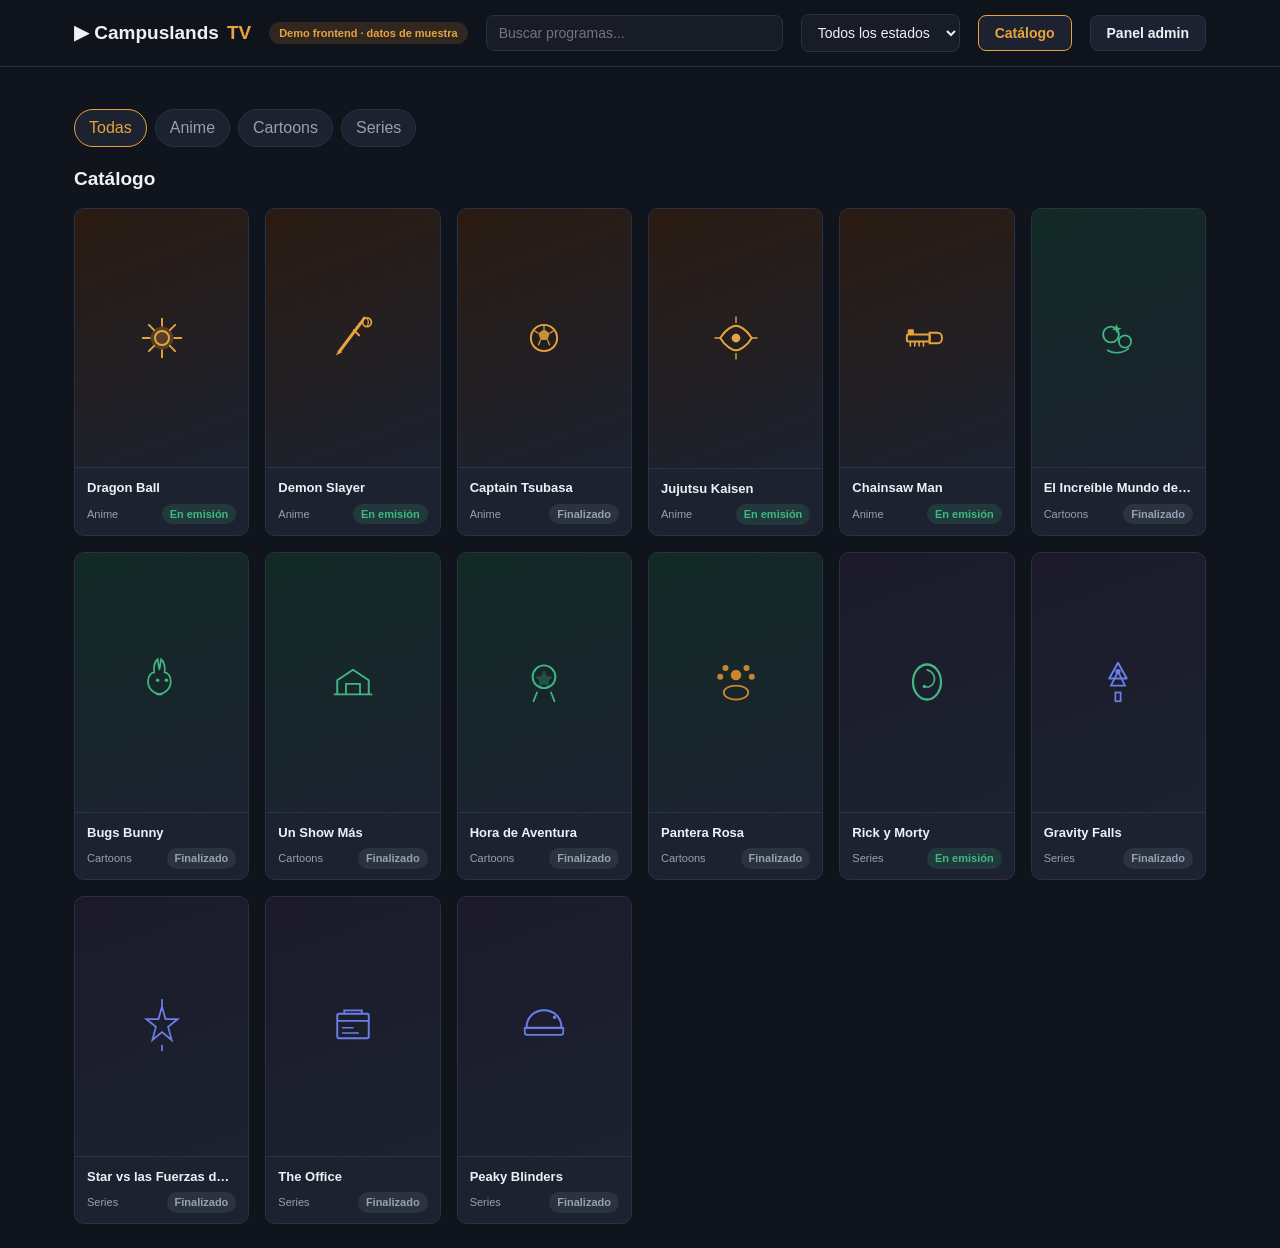
<file: assets/demos/campuslands-tv-demo.html>
<!DOCTYPE html>
<html lang="es">
<head>
<meta charset="UTF-8">
<meta name="viewport" content="width=device-width, initial-scale=1, viewport-fit=cover">
<title>Campuslands TV — Demo</title>
<style>
:root{
  --bg:#10141c;--bg-elevated:#171c27;--bg-card:#1c2230;--border:#2a3142;
  --text:#eef1f6;--text-muted:#96a0b5;--accent:#e8a33d;--accent-dark:#c9862a;
  --ongoing:#3fb87f;--radius:10px;
  padding-top:env(safe-area-inset-top,0px);padding-bottom:env(safe-area-inset-bottom,0px);
}
*{box-sizing:border-box}
html{scroll-padding-top:env(safe-area-inset-top,0px)}
body{margin:0;font-family:"Segoe UI",Roboto,Helvetica,Arial,sans-serif;background:var(--bg);color:var(--text);line-height:1.5}
.container{max-width:1180px;margin:0 auto;padding:0 24px}
header{position:sticky;top:0;z-index:40;background:rgba(16,20,28,.97);border-bottom:1px solid var(--border);padding-top:env(safe-area-inset-top,0px)}
.header-inner{display:flex;align-items:center;gap:18px;padding:14px 24px;max-width:1180px;margin:0 auto;flex-wrap:wrap}
.brand{font-size:19px;font-weight:700;display:flex;align-items:center;gap:8px;white-space:nowrap}
.brand b{color:var(--accent)}
.demo-pill{font-size:11px;background:rgba(232,163,61,.15);color:var(--accent);padding:3px 10px;border-radius:999px;font-weight:600}
.search{flex:1;min-width:160px;display:flex;gap:8px}
input,select,button,textarea{font-family:inherit;font-size:14px}
input,select,textarea{background:var(--bg-elevated);border:1px solid var(--border);color:var(--text);padding:9px 12px;border-radius:8px}
input{flex:1}
button{cursor:pointer;border:none;border-radius:8px;padding:9px 16px;font-weight:600}
.btn-primary{background:var(--accent);color:#1a1204}
.btn-secondary{background:var(--bg-card);color:var(--text);border:1px solid var(--border)}
.btn-secondary.active{border-color:var(--accent);color:var(--accent)}
.btn-icon{background:transparent;border:1px solid var(--border);color:var(--text-muted);padding:7px 10px;font-size:13px}
.btn-icon.active{color:var(--accent);border-color:var(--accent)}
.chips{display:flex;gap:8px;flex-wrap:wrap;margin:18px 0}
.chip{padding:6px 14px;border-radius:999px;border:1px solid var(--border);color:var(--text-muted);font-size:13px;cursor:pointer;background:var(--bg-card);font:inherit}
.chip.active{border-color:var(--accent);color:var(--accent)}
.section-title{font-size:19px;font-weight:700;margin:0 0 14px}
.grid{display:grid;grid-template-columns:repeat(auto-fill,minmax(160px,1fr));gap:16px}
.card{background:var(--bg-card);border:1px solid var(--border);border-radius:var(--radius);overflow:hidden;cursor:pointer;color:inherit;font:inherit;text-align:left}
.poster{aspect-ratio:2/3;display:flex;align-items:center;justify-content:center;font-size:40px;background:var(--bg-elevated);border-bottom:1px solid var(--border)}
.poster.anime{background:linear-gradient(160deg,#2a1b12,#1c2230)}
.poster.cartoons{background:linear-gradient(160deg,#122a26,#1c2230)}
.poster.series{background:linear-gradient(160deg,#1c1a2a,#1c2230)}
.card-body{padding:10px 12px}
.card-title{font-size:13px;font-weight:600;margin:0 0 6px;white-space:nowrap;overflow:hidden;text-overflow:ellipsis}
.meta{display:flex;justify-content:space-between;align-items:center;font-size:11px}
.badge{padding:2px 8px;border-radius:999px;font-weight:600}
.badge.ongoing{background:rgba(63,184,127,.15);color:var(--ongoing)}
.badge.finished{background:rgba(107,114,128,.2);color:var(--text-muted)}
.cat-tag{color:var(--text-muted)}
.hidden{display:none !important}
.overlay{position:fixed;inset:0;background:rgba(0,0,0,.65);display:none;align-items:center;justify-content:center;z-index:100;padding:20px}
.overlay.open{display:flex}
.modal{background:var(--bg-card);border:1px solid var(--border);border-radius:var(--radius);width:100%;max-width:820px;max-height:88vh;overflow-y:auto;padding:22px}
.modal-close{float:right;background:transparent;border:1px solid var(--border);color:var(--text-muted);padding:6px 10px;border-radius:8px}
.hero{display:grid;grid-template-columns:200px 1fr;gap:22px;margin-top:10px}
.hero .poster{border-radius:8px;border:1px solid var(--border)}
.hero h2{margin:0 0 8px;font-size:24px}
.synopsis{color:var(--text-muted);margin:10px 0 16px}
.stars{display:inline-flex;gap:3px;cursor:pointer}
.star{border:0;background:transparent;padding:0;color:var(--border);font-size:19px;line-height:1}
.star.filled{color:var(--accent)}
.ep-row{display:flex;justify-content:space-between;padding:10px 12px;background:var(--bg-elevated);border:1px solid var(--border);border-radius:8px;margin-bottom:7px;font-size:13px}
.cast-grid{display:grid;grid-template-columns:repeat(auto-fill,minmax(90px,1fr));gap:12px;text-align:center}
.avatar{width:56px;height:56px;border-radius:50%;background:var(--bg-elevated);border:1px solid var(--border);display:flex;align-items:center;justify-content:center;margin:0 auto 6px;font-weight:700;color:var(--accent)}
.comment{background:var(--bg-elevated);border:1px solid var(--border);border-radius:8px;padding:10px 12px;margin-bottom:8px;font-size:13px}
.sub{font-size:19px;font-weight:700;margin:22px 0 12px}
/* admin view */
.admin-layout{display:grid;grid-template-columns:200px 1fr;min-height:70vh;border:1px solid var(--border);border-radius:var(--radius);overflow:hidden;margin-top:16px}
.admin-side{background:var(--bg-elevated);border-right:1px solid var(--border);padding:16px 0}
.admin-item{padding:10px 18px;color:var(--text-muted);font-size:13px;border-left:3px solid transparent}
.admin-item.active{color:var(--accent);border-left-color:var(--accent);background:var(--bg-card)}
.admin-main{padding:22px}
.stat-cards{display:grid;grid-template-columns:repeat(auto-fit,minmax(140px,1fr));gap:12px;margin-bottom:20px}
.stat{background:var(--bg-card);border:1px solid var(--border);border-radius:var(--radius);padding:14px}
.stat b{font-size:24px;color:var(--accent);display:block}
.stat span{font-size:12px;color:var(--text-muted)}
table{width:100%;border-collapse:collapse;background:var(--bg-card);border:1px solid var(--border);border-radius:var(--radius);overflow:hidden}
th,td{text-align:left;padding:9px 12px;border-bottom:1px solid var(--border);font-size:12.5px}
th{color:var(--text-muted);background:var(--bg-elevated)}
tr:last-child td{border-bottom:none}
@media(prefers-color-scheme:light){body{background:var(--bg);color:var(--text)}}
@media(max-width:720px){.hero{grid-template-columns:1fr}.admin-layout{grid-template-columns:1fr}}
</style>
</head>
<body>
<header>
  <div class="header-inner">
    <div class="brand">▶ Campuslands <b>TV</b></div>
    <span class="demo-pill">Demo frontend · datos de muestra</span>
    <div class="search"><input id="q" placeholder="Buscar programas..."></div>
    <select id="statusFilter"><option value="">Todos los estados</option><option value="ongoing">En emisión</option><option value="finished">Finalizado</option></select>
    <button class="btn-secondary active" id="tabPublic">Catálogo</button>
    <button class="btn-secondary" id="tabAdmin">Panel admin</button>
  </div>
</header>

<main class="container" id="view-catalog">
  <section style="padding:24px 0">
    <div class="chips" id="chips"></div>
    <h2 class="section-title">Catálogo</h2>
    <div class="grid" id="grid"></div>
  </section>
</main>

<section class="container hidden" id="view-admin" aria-labelledby="adminTitle">
  <h2 class="sub" id="adminTitle">Panel de administración</h2>
  <p style="color:var(--text-muted);max-width:640px">Vista de demostración con datos estáticos. No incluye autenticación, persistencia ni acciones administrativas conectadas.</p>
  <div class="admin-layout">
    <div class="admin-side">
      <div class="admin-item active">Dashboard</div>
      <div class="admin-item">Programas</div>
      <div class="admin-item">Categorías</div>
      <div class="admin-item">Productoras</div>
      <div class="admin-item">Actores</div>
      <div class="admin-item">Personajes</div>
      <div class="admin-item">Episodios</div>
      <div class="admin-item">Usuarios</div>
    </div>
    <div class="admin-main">
      <div class="stat-cards">
        <div class="stat"><b id="statPrograms">0</b><span>Programas de muestra</span></div>
        <div class="stat"><b id="statCategories">0</b><span>Categorías</span></div>
        <div class="stat"><b id="statOngoing">0</b><span>En emisión</span></div>
        <div class="stat"><b id="statFinished">0</b><span>Finalizados</span></div>
      </div>
      <table id="adminTable"></table>
    </div>
  </div>
</section>

<div class="overlay" id="detailOverlay">
  <div class="modal" role="dialog" aria-modal="true" aria-labelledby="detailTitle">
    <button class="modal-close" type="button" onclick="closeDetail()">Cerrar ✕</button>
    <div id="detailBody"></div>
  </div>
</div>

<script>
// iconos originales (dibujos propios en SVG), uno por programa, no son artes oficiales
const SVG_ICONS={
 "Dragon Ball":`<circle cx="32" cy="32" r="13" fill="#e8a33d" opacity=".25"/><circle cx="32" cy="32" r="8" fill="none" stroke="#e8a33d" stroke-width="2.2"/><path d="M32 10v8M32 46v8M10 32h8M46 32h8M17 17l6 6M41 41l6 6M47 17l-6 6M23 41l-6 6" stroke="#e8a33d" stroke-width="2.2" stroke-linecap="round"/>`,
 "Demon Slayer":`<path d="M16 48 L40 16" stroke="#e8a33d" stroke-width="3.4" stroke-linecap="round"/><path d="M12 52l4-6 4 2z" fill="#e8a33d"/><path d="M40 16l5-7" stroke="#e8a33d" stroke-width="3" stroke-linecap="round"/><path d="M33 23l6 6" stroke="#e8a33d" stroke-width="2.4" stroke-linecap="round"/><circle cx="48" cy="14" r="5" fill="none" stroke="#e8a33d" stroke-width="2"/><path d="M48 10c2 1 2 7 0 8" stroke="#e8a33d" stroke-width="1.4" fill="none"/>`,
 "Captain Tsubasa":`<circle cx="32" cy="32" r="15" fill="none" stroke="#e8a33d" stroke-width="2.2"/><path d="M32 22l6.5 4.7-2.5 7.6h-8l-2.5-7.6z" fill="#e8a33d" opacity=".85"/><path d="M32 22V17M38.5 26.7l4.5-3M25.5 26.7L21 23.7M28 34.3l-2.5 6M36 34.3l2.5 6" stroke="#e8a33d" stroke-width="1.4"/>`,
 "Jujutsu Kaisen":`<path d="M14 32c6-10 14-14 18-14s12 4 18 14c-6 10-14 14-18 14s-12-4-18-14z" fill="none" stroke="#e8a33d" stroke-width="2.2"/><circle cx="32" cy="32" r="5" fill="#e8a33d"/><path d="M32 8v6M32 50v6M8 32h6M50 32h6" stroke="#e8a33d" stroke-width="1.6" stroke-linecap="round"/>`,
 "Chainsaw Man":`<rect x="9" y="28" width="26" height="8" rx="1.5" fill="none" stroke="#e8a33d" stroke-width="2.2"/><path d="M13 36v5M18 36v5M23 36v5M28 36v5" stroke="#e8a33d" stroke-width="1.8" stroke-linecap="round"/><path d="M35 26h9a5 5 0 015 5v2a5 5 0 01-5 5h-9z" fill="none" stroke="#e8a33d" stroke-width="2.2"/><rect x="10" y="22" width="7" height="6" rx="1.5" fill="#e8a33d"/>`,
 "El Increíble Mundo de Gumball":`<circle cx="24" cy="28" r="9" fill="none" stroke="#3fb87f" stroke-width="2.2"/><circle cx="40" cy="36" r="7" fill="none" stroke="#3fb87f" stroke-width="2"/><path d="M20 46c6 4 18 4 24-2" stroke="#3fb87f" stroke-width="1.8" fill="none" stroke-linecap="round"/><path d="M30 16l2 4 4 1-4 2-1 4-2-4-4-1 4-2z" fill="#3fb87f"/>`,
 "Bugs Bunny":`<path d="M32 46c-10 0-16-7-16-15 0-6 4-10 7-10-1-6 1-13 4-15 1 5 1 9 2 11 1-2 1-6 2-11 3 2 5 9 4 15 3 0 7 4 7 10 0 8-6 15-16 15z" fill="none" stroke="#3fb87f" stroke-width="2"/><circle cx="27" cy="30" r="2" fill="#3fb87f"/><circle cx="37" cy="30" r="2" fill="#3fb87f"/>`,
 "Un Show Más":`<path d="M14 46V30l18-12 18 12v16" fill="none" stroke="#3fb87f" stroke-width="2.2" stroke-linejoin="round"/><path d="M10 46h44M24 46V34h16v12" fill="none" stroke="#3fb87f" stroke-width="2"/>`,
 "Hora de Aventura":`<circle cx="32" cy="26" r="13" fill="none" stroke="#3fb87f" stroke-width="2.2"/><path d="M32 18l3 7 7 1-5 5 1 7-6-4-6 4 1-7-5-5 7-1z" fill="#3fb87f" opacity=".3"/><path d="M24 44l-4 10M40 44l4 10" stroke="#3fb87f" stroke-width="2" stroke-linecap="round"/>`,
 "Pantera Rosa":`<circle cx="32" cy="24" r="6" fill="#c9862a"/><circle cx="20" cy="16" r="3.4" fill="#c9862a"/><circle cx="44" cy="16" r="3.4" fill="#c9862a"/><circle cx="14" cy="26" r="3.4" fill="#c9862a"/><circle cx="50" cy="26" r="3.4" fill="#c9862a"/><ellipse cx="32" cy="44" rx="14" ry="8" fill="none" stroke="#c9862a" stroke-width="2"/>`,
 "Rick y Morty":`<ellipse cx="32" cy="32" rx="16" ry="20" fill="none" stroke="#3fb87f" stroke-width="2.6"/><path d="M32 18c7 2 10 8 8 14-2 5-7 7-11 5" stroke="#3fb87f" stroke-width="1.8" fill="none" stroke-linecap="round"/><circle cx="29" cy="37" r="2" fill="#3fb87f"/>`,
 "Gravity Falls":`<path d="M32 10l10 18H22z" fill="none" stroke="#6b7fe8" stroke-width="2.2" stroke-linejoin="round"/><path d="M32 20l8 16H24z" fill="none" stroke="#6b7fe8" stroke-width="2"/><rect x="29" y="44" width="6" height="10" fill="none" stroke="#6b7fe8" stroke-width="2"/><circle cx="32" cy="20" r="3" fill="#6b7fe8"/>`,
 "Star vs las Fuerzas del Mal":`<path d="M32 10l4 14h14l-11 9 4 15-11-9-11 9 4-15-11-9h14z" fill="none" stroke="#6b7fe8" stroke-width="2"/><path d="M32 2v6M32 54v6" stroke="#6b7fe8" stroke-width="2" stroke-linecap="round"/>`,
 "The Office":`<rect x="14" y="18" width="36" height="28" rx="2" fill="none" stroke="#6b7fe8" stroke-width="2.2"/><path d="M14 26h36M22 18v-4h20v4" fill="none" stroke="#6b7fe8" stroke-width="2"/><path d="M20 34h12M20 40h18" stroke="#6b7fe8" stroke-width="1.8" stroke-linecap="round"/>`,
 "Peaky Blinders":`<path d="M12 34c0-12 9-20 20-20s20 8 20 20H12z" fill="none" stroke="#6b7fe8" stroke-width="2.2" stroke-linejoin="round"/><path d="M10 34h44v5a3 3 0 01-3 3H13a3 3 0 01-3-3z" fill="none" stroke="#6b7fe8" stroke-width="2"/><circle cx="44" cy="22" r="2" fill="#6b7fe8"/>`
}
function posterIcon(title){
  const inner=SVG_ICONS[title]||`<circle cx="32" cy="32" r="16" fill="none" stroke="#96a0b5" stroke-width="2"/>`
  return `<svg width="56" height="56" viewBox="0 0 64 64" xmlns="http://www.w3.org/2000/svg">${inner}</svg>`
}
const shows=[
 {t:"Dragon Ball",c:"Anime",s:"ongoing",syn:"Las aventuras de Goku desde su infancia mientras entrena artes marciales y busca las esferas del dragón.",cast:["Son Goku","Bulma","Krilin"]},
 {t:"Demon Slayer",c:"Anime",s:"ongoing",syn:"Tanjiro se convierte en cazador de demonios para salvar a su hermana y vengar a su familia.",cast:["Tanjiro","Nezuko","Zenitsu"]},
 {t:"Captain Tsubasa",c:"Anime",s:"finished",syn:"Tsubasa Oozora persigue su sueño de convertirse en una estrella mundial del fútbol.",cast:["Tsubasa","Genzo","Taro"]},
 {t:"Jujutsu Kaisen",c:"Anime",s:"ongoing",syn:"Yuji Itadori se involucra en el mundo de la hechicería tras tragar un dedo maldito.",cast:["Yuji","Megumi","Nobara"]},
 {t:"Chainsaw Man",c:"Anime",s:"ongoing",syn:"Denji fusiona su destino con el demonio motosierra para convertirse en cazador de demonios.",cast:["Denji","Power","Aki"]},
 {t:"El Increíble Mundo de Gumball",c:"Cartoons",s:"finished",syn:"Gumball Watterson y su familia viven aventuras disparatadas en la ciudad de Elmore.",cast:["Gumball","Darwin","Anais"]},
 {t:"Bugs Bunny",c:"Cartoons",s:"finished",syn:"El astuto conejo se enfrenta a sus rivales con humor e ingenio en cortos clásicos.",cast:["Bugs Bunny","Elmer","Lola"]},
 {t:"Un Show Más",c:"Cartoons",s:"finished",syn:"Mordecai y Rigby, empleados de un parque, viven situaciones absurdas que escalan a lo extraordinario.",cast:["Mordecai","Rigby","Benson"]},
 {t:"Hora de Aventura",c:"Cartoons",s:"finished",syn:"Finn y Jake exploran la Tierra de Ooo viviendo aventuras mágicas.",cast:["Finn","Jake","Princesa Chicle"]},
 {t:"Pantera Rosa",c:"Cartoons",s:"finished",syn:"La Pantera Rosa protagoniza cortos de comedia muda llenos de situaciones ingeniosas.",cast:["Pantera Rosa"]},
 {t:"Rick y Morty",c:"Series",s:"ongoing",syn:"El científico Rick Sánchez arrastra a su nieto Morty a viajes interdimensionales caóticos.",cast:["Rick","Morty","Summer"]},
 {t:"Gravity Falls",c:"Series",s:"finished",syn:"Dipper y Mabel pasan el verano con su tío en un pueblo lleno de misterios paranormales.",cast:["Dipper","Mabel","Stan"]},
 {t:"Star vs las Fuerzas del Mal",c:"Series",s:"finished",syn:"La princesa Star Butterfly llega a la Tierra con una varita mágica y vive junto a Marco.",cast:["Star","Marco"]},
 {t:"The Office",c:"Series",s:"finished",syn:"Falso documental sobre la vida cotidiana de los empleados de una empresa de papel.",cast:["Michael","Jim","Pam"]},
 {t:"Peaky Blinders",c:"Series",s:"finished",syn:"La familia Shelby lidera una banda criminal en la Birmingham de la posguerra.",cast:["Thomas Shelby","Arthur","Alfie"]}
]
const favs=new Set(),ratings={},comments={}
let filters={q:"",cat:"",status:""}

function renderChips(){
  const cats=["Anime","Cartoons","Series"]
  document.getElementById("chips").innerHTML=`<button type="button" class="chip active" aria-pressed="true" data-c="">Todas</button>`+cats.map(c=>`<button type="button" class="chip" aria-pressed="false" data-c="${c}">${c}</button>`).join("")
  document.querySelectorAll(".chip").forEach(ch=>ch.onclick=()=>{
    document.querySelectorAll(".chip").forEach(c=>{c.classList.remove("active");c.setAttribute("aria-pressed","false")});ch.classList.add("active");ch.setAttribute("aria-pressed","true")
    filters.cat=ch.dataset.c;renderGrid()
  })
}
function renderGrid(){
  const list=shows.filter(s=>(!filters.cat||s.c===filters.cat)&&(!filters.status||s.s===filters.status)&&(!filters.q||s.t.toLowerCase().includes(filters.q.toLowerCase())))
  const grid=document.getElementById("grid")
  if(!list.length){grid.innerHTML=`<p style="color:var(--text-muted)">No se encontraron programas con esos filtros</p>`;return}
  grid.innerHTML=list.map(s=>`
    <div class="card" role="button" tabindex="0" aria-haspopup="dialog" onclick="openDetail('${s.t.replace(/'/g,"\\'")}')">
      <div class="poster ${s.c.toLowerCase()}">${posterIcon(s.t)}</div>
      <div class="card-body">
        <p class="card-title">${s.t}</p>
        <div class="meta"><span class="cat-tag">${s.c}</span><span class="badge ${s.s}">${s.s==="ongoing"?"En emisión":"Finalizado"}</span></div>
      </div>
    </div>`).join("")
  grid.querySelectorAll(".card").forEach(card=>card.addEventListener("keydown",event=>{
    if(event.key==="Enter"||event.key===" "){event.preventDefault();card.click()}
  }))
}
function openDetail(title){
  const s=shows.find(x=>x.t===title)
  const avg=ratings[title]||0
  document.getElementById("detailBody").innerHTML=`
    <div class="hero">
      <div class="poster ${s.c.toLowerCase()}">${posterIcon(s.t).replace('width="56" height="56"','width="88" height="88"')}</div>
      <div>
        <h2 id="detailTitle">${s.t}</h2>
        <div style="display:flex;gap:10px;align-items:center;margin-bottom:8px">
          <span class="badge ${s.s}">${s.s==="ongoing"?"En emisión":"Finalizado"}</span>
          <span class="cat-tag">${s.c}</span>
        </div>
        <p class="synopsis">${s.syn}</p>
        <button class="btn-icon ${favs.has(title)?"active":""}" onclick="toggleFav('${title.replace(/'/g,"\\'")}')">${favs.has(title)?"♥ En favoritos":"♡ Agregar a favoritos"}</button>
        <div style="margin-top:14px">
          <p style="color:var(--text-muted);margin-bottom:4px">Calificación: ${avg.toFixed(1)} / 5</p>
          <div class="stars" aria-label="Calificación: ${avg.toFixed(1)} de 5">${[1,2,3,4,5].map(n=>`<button type="button" class="star ${n<=Math.round(avg)?"filled":""}" aria-label="Calificar ${n} de 5" aria-pressed="${ratings[title]===n}" onclick="rate('${title.replace(/'/g,"\\'")}',${n})">★</button>`).join("")}</div>
        </div>
      </div>
    </div>
    <h3 class="sub" style="font-size:16px">Episodios</h3>
    <div class="ep-row"><span><b style="color:var(--accent)">#1</b> Episodio piloto</span><span style="color:var(--text-muted)">24 min</span></div>
    <div class="ep-row"><span><b style="color:var(--accent)">#2</b> Segundo episodio</span><span style="color:var(--text-muted)">24 min</span></div>
    <h3 class="sub" style="font-size:16px">Personajes y actores</h3>
    <div class="cast-grid">${s.cast.map(n=>`<div><div class="avatar">${n[0]}</div><div style="font-size:12px">${n}</div></div>`).join("")}</div>
    <h3 class="sub" style="font-size:16px">Comentarios</h3>
    <textarea id="commentInput" rows="2" style="width:100%" placeholder="Escribe un comentario..."></textarea>
    <button class="btn-primary" style="margin-top:8px" onclick="addComment('${title.replace(/'/g,"\\'")}')">Comentar</button>
    <div id="commentsList" style="margin-top:12px">${(comments[title]||[]).map(c=>`<div class="comment">${escapeHTML(c)}</div>`).join("")||'<p style="color:var(--text-muted)">Sé el primero en comentar</p>'}</div>
  `
  document.getElementById("detailOverlay").classList.add("open")
}
function closeDetail(){document.getElementById("detailOverlay").classList.remove("open")}
function escapeHTML(value){return value.replace(/[&<>"']/g,char=>({"&":"&amp;","<":"&lt;",">":"&gt;",'"':"&quot;","'":"&#39;"}[char]))}
function toggleFav(t){favs.has(t)?favs.delete(t):favs.add(t);openDetail(t)}
function rate(t,n){ratings[t]=n;openDetail(t)}
function addComment(t){
  const el=document.getElementById("commentInput");const v=el.value.trim()
  if(!v)return
  comments[t]=comments[t]||[];comments[t].unshift(v);openDetail(t)
}
document.getElementById("q").addEventListener("input",e=>{filters.q=e.target.value;renderGrid()})
document.getElementById("statusFilter").addEventListener("change",e=>{filters.status=e.target.value;renderGrid()})
document.getElementById("detailOverlay").addEventListener("click",event=>{if(event.target===event.currentTarget)closeDetail()})
document.addEventListener("keydown",event=>{if(event.key==="Escape")closeDetail()})
document.getElementById("tabPublic").onclick=()=>{
  document.getElementById("view-catalog").classList.remove("hidden")
  document.getElementById("view-admin").classList.add("hidden")
  document.getElementById("tabPublic").classList.add("active")
  document.getElementById("tabAdmin").classList.remove("active")
}
document.getElementById("tabAdmin").onclick=()=>{
  document.getElementById("view-admin").classList.remove("hidden")
  document.getElementById("view-catalog").classList.add("hidden")
  document.getElementById("tabAdmin").classList.add("active")
  document.getElementById("tabPublic").classList.remove("active")
}
document.getElementById("adminTable").innerHTML=`
  <tr><th>Título</th><th>Estado</th><th>Categoría</th><th>Modo</th></tr>
  ${shows.map(s=>`<tr><td>${s.t}</td><td>${s.s==="ongoing"?"En emisión":"Finalizado"}</td><td>${s.c}</td><td>Solo lectura</td></tr>`).join("")}
`
document.getElementById("statPrograms").textContent=shows.length
document.getElementById("statCategories").textContent=new Set(shows.map(show=>show.c)).size
document.getElementById("statOngoing").textContent=shows.filter(show=>show.s==="ongoing").length
document.getElementById("statFinished").textContent=shows.filter(show=>show.s==="finished").length
renderChips();renderGrid()
</script>
</body>
</html>
</file>
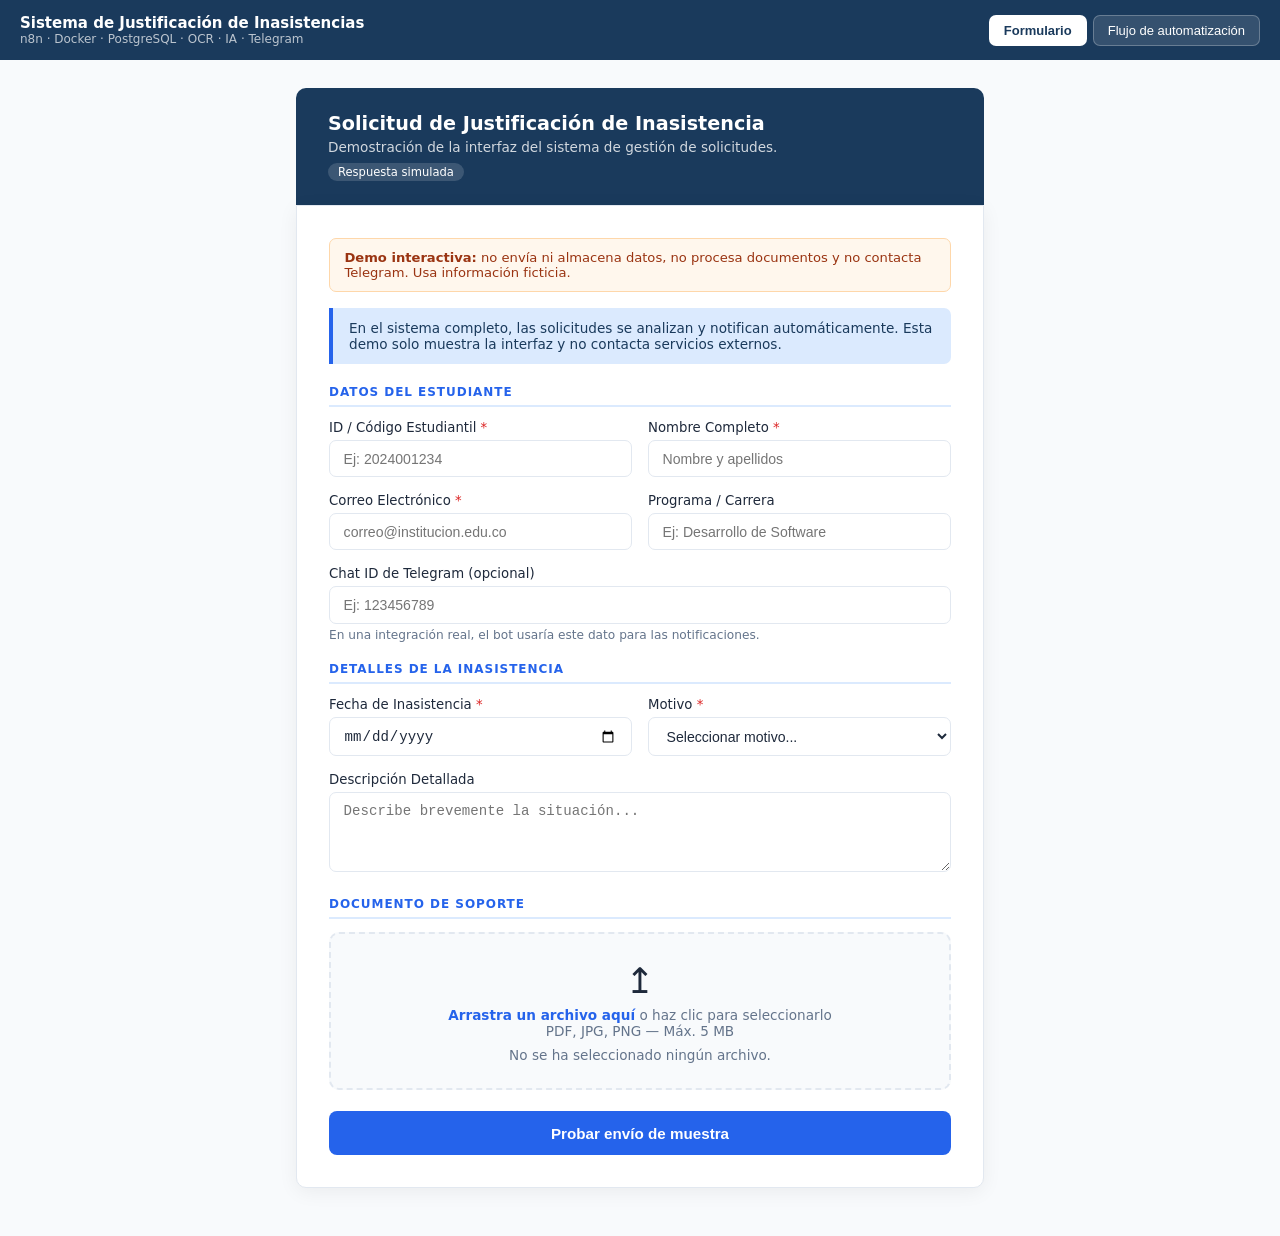
<file: assets/demos/justificacion-inasistencias-demo.html>
<!DOCTYPE html>
<html lang="es">
<head>
<meta charset="UTF-8">
<meta name="viewport" content="width=device-width, initial-scale=1, viewport-fit=cover">
<title>Sistema de Justificación de Inasistencias — Demo</title>
<style>
:root{
  --primary:#1a3a5c;--accent:#2563eb;--accent-light:#dbeafe;--success:#16a34a;--error:#dc2626;--warning:#d97706;
  --bg:#f8fafc;--card:#ffffff;--border:#e2e8f0;--text:#1e293b;--muted:#64748b;--radius:10px;
  padding-top:env(safe-area-inset-top,0px);padding-bottom:env(safe-area-inset-bottom,0px);
}
*{box-sizing:border-box;margin:0;padding:0}
body{font-family:"Segoe UI",system-ui,sans-serif;background:var(--bg);color:var(--text);min-height:100vh}
.topbar{background:var(--primary);color:#fff;padding:14px 20px;padding-top:calc(14px + env(safe-area-inset-top,0px));display:flex;justify-content:space-between;align-items:center;flex-wrap:wrap;gap:10px}
.topbar .brand{font-weight:700;font-size:15px}
.topbar .brand span{opacity:.7;font-weight:400;font-size:12px;display:block}
.tabs{display:flex;gap:6px}
.tab-btn{background:rgba(255,255,255,.12);color:#fff;border:1px solid rgba(255,255,255,.25);padding:7px 14px;border-radius:7px;font-size:13px;cursor:pointer}
.tab-btn.active{background:#fff;color:var(--primary);font-weight:600}
.wrap{max-width:720px;margin:0 auto;padding:28px 16px 48px}
header.form-head{background:var(--primary);color:#fff;padding:1.5rem 2rem;border-radius:var(--radius) var(--radius) 0 0}
header.form-head h1{font-size:1.2rem;font-weight:600}
header.form-head p{font-size:.85rem;opacity:.8;margin-top:4px}
.badge{display:inline-block;background:rgba(255,255,255,.15);padding:2px 10px;border-radius:20px;font-size:.72rem;margin-top:8px}
.card{background:var(--card);border:1px solid var(--border);border-radius:0 0 var(--radius) var(--radius);padding:2rem;box-shadow:0 4px 20px rgba(0,0,0,.06)}
.info-banner{background:var(--accent-light);border-left:4px solid var(--accent);padding:.75rem 1rem;border-radius:0 7px 7px 0;font-size:.85rem;color:var(--primary);margin:0 0 1rem}
.demo-notice{background:#fff7ed;border:1px solid #fed7aa;border-radius:7px;padding:.7rem .9rem;font-size:.82rem;color:#9a3412;margin-bottom:1rem}
.section-title{font-size:.75rem;font-weight:600;text-transform:uppercase;letter-spacing:.08em;color:var(--accent);margin:1.3rem 0 .8rem;padding-bottom:6px;border-bottom:2px solid var(--accent-light)}
.form-row{display:grid;grid-template-columns:1fr 1fr;gap:1rem}
.form-group{margin-bottom:1rem}
label{display:block;font-size:.83rem;font-weight:500;margin-bottom:5px}
.required::after{content:" *";color:var(--error)}
input,select,textarea{width:100%;padding:.6rem .85rem;border:1px solid var(--border);border-radius:7px;font-size:.88rem;color:var(--text);background:#fff;outline:none}
input:focus,select:focus,textarea:focus{border-color:var(--accent);box-shadow:0 0 0 3px rgba(37,99,235,.12)}
textarea{resize:vertical;min-height:80px}
.upload-area{display:block;border:2px dashed var(--border);border-radius:var(--radius);padding:1.6rem;text-align:center;background:var(--bg);cursor:pointer}
.upload-area.dragover{border-color:var(--accent);background:var(--accent-light)}
.file-input{position:absolute;width:1px;height:1px;padding:0;margin:-1px;overflow:hidden;clip:rect(0,0,0,0);white-space:nowrap;border:0}
.file-status{font-size:.8rem;color:var(--muted);margin-top:8px}
.upload-icon{font-size:2.2rem;margin-bottom:6px}
.upload-area p{font-size:.85rem;color:var(--muted)}
.upload-area strong{color:var(--accent)}
.hint{font-size:.76rem;color:var(--muted);margin-top:4px}
.submit-btn{width:100%;padding:.85rem;background:var(--accent);color:#fff;border:none;border-radius:8px;font-size:.95rem;font-weight:600;cursor:pointer;margin-top:1.3rem;display:flex;align-items:center;justify-content:center;gap:8px}
.submit-btn:disabled{background:#93c5fd}
.spinner{display:none;width:16px;height:16px;border:2px solid rgba(255,255,255,.4);border-top-color:#fff;border-radius:50%;animation:spin .7s linear infinite}
@keyframes spin{to{transform:rotate(360deg)}}
#success-msg{display:none;background:#f0fdf4;border:1px solid #bbf7d0;border-radius:var(--radius);padding:1.4rem;text-align:center}
#success-msg h3{color:var(--success);font-size:1.05rem;margin-bottom:6px}
#success-msg p{color:var(--muted);font-size:.86rem}
#success-msg .code{font-size:1.4rem;font-weight:700;color:var(--primary);margin:10px 0}
@media(max-width:540px){.form-row{grid-template-columns:1fr}}
/* pipeline view */
.flow-intro{font-size:.88rem;color:var(--muted);max-width:560px;margin-bottom:22px}
.timeline{position:relative;padding-left:26px}
.timeline::before{content:"";position:absolute;left:9px;top:6px;bottom:6px;width:2px;background:var(--border)}
.step{position:relative;background:var(--card);border:1px solid var(--border);border-radius:9px;padding:12px 14px;margin-bottom:12px}
.step::before{content:"";position:absolute;left:-23px;top:16px;width:10px;height:10px;border-radius:50%;background:var(--accent);border:2px solid #fff;box-shadow:0 0 0 2px var(--accent)}
.step .s-title{font-weight:600;font-size:.9rem;display:flex;justify-content:space-between;align-items:center;gap:8px}
.step .s-desc{font-size:.8rem;color:var(--muted);margin-top:3px}
.tag{font-size:.68rem;font-weight:600;padding:2px 8px;border-radius:999px;white-space:nowrap}
.tag.trigger{background:#e0e7ff;color:#4338ca}
.tag.logic{background:#f1f5f9;color:#475569}
.tag.ai{background:#fae8ff;color:#a21caf}
.tag.db{background:#dbeafe;color:#1d4ed8}
.tag.out{background:#dcfce7;color:#15803d}
.decision-table{display:grid;grid-template-columns:1fr 1fr;gap:6px;margin-top:8px;font-size:.78rem}
.decision-table div{padding:5px 8px;border-radius:6px;background:var(--bg)}
.decision-table .ok{color:var(--success);font-weight:600}
.decision-table .warn{color:var(--warning);font-weight:600}
.decision-table .bad{color:var(--error);font-weight:600}
</style>
</head>
<body>
<div class="topbar">
  <div class="brand">Sistema de Justificación de Inasistencias<span>n8n · Docker · PostgreSQL · OCR · IA · Telegram</span></div>
  <div class="tabs">
    <button class="tab-btn active" id="tabForm">Formulario</button>
    <button class="tab-btn" id="tabFlow">Flujo de automatización</button>
  </div>
</div>

<main class="wrap" id="view-form">
  <header class="form-head">
    <h1>Solicitud de Justificación de Inasistencia</h1>
    <p>Demostración de la interfaz del sistema de gestión de solicitudes.</p>
    <span class="badge">Respuesta simulada</span>
  </header>
  <div class="card">
    <p class="demo-notice"><strong>Demo interactiva:</strong> no envía ni almacena datos, no procesa documentos y no contacta Telegram. Usa información ficticia.</p>
    <div class="info-banner">En el sistema completo, las solicitudes se analizan y notifican automáticamente. Esta demo solo muestra la interfaz y no contacta servicios externos.</div>
    <form id="justification-form">
      <div class="section-title">Datos del Estudiante</div>
      <div class="form-row">
        <div class="form-group"><label class="required" for="studentId">ID / Código Estudiantil</label><input id="studentId" name="studentId" placeholder="Ej: 2024001234" required></div>
        <div class="form-group"><label class="required" for="studentName">Nombre Completo</label><input id="studentName" name="studentName" placeholder="Nombre y apellidos" required></div>
      </div>
      <div class="form-row">
        <div class="form-group"><label class="required" for="studentEmail">Correo Electrónico</label><input id="studentEmail" name="studentEmail" type="email" placeholder="correo@institucion.edu.co" required></div>
        <div class="form-group"><label for="studentProgram">Programa / Carrera</label><input id="studentProgram" name="studentProgram" placeholder="Ej: Desarrollo de Software"></div>
      </div>
      <div class="form-group"><label for="telegramId">Chat ID de Telegram (opcional)</label><input id="telegramId" name="telegramId" placeholder="Ej: 123456789"><p class="hint">En una integración real, el bot usaría este dato para las notificaciones.</p></div>
      <div class="section-title">Detalles de la Inasistencia</div>
      <div class="form-row">
        <div class="form-group"><label class="required" for="absenceDate">Fecha de Inasistencia</label><input id="absenceDate" name="absenceDate" type="date" required></div>
        <div class="form-group"><label class="required" for="absenceReason">Motivo</label>
          <select id="absenceReason" name="absenceReason" required><option value="">Seleccionar motivo...</option><option>Enfermedad</option><option>Accidente</option><option>Fallecimiento familiar</option><option>Cita médica</option><option>Emergencia familiar</option><option>Trámite oficial</option><option>Otro</option></select>
        </div>
      </div>
      <div class="form-group"><label for="absenceDescription">Descripción Detallada</label><textarea id="absenceDescription" name="absenceDescription" placeholder="Describe brevemente la situación..."></textarea></div>
      <div class="section-title">Documento de Soporte</div>
      <label class="upload-area" id="uploadArea" for="supportFile"><div class="upload-icon" aria-hidden="true">↥</div><p><strong>Arrastra un archivo aquí</strong> o haz clic para seleccionarlo</p><p>PDF, JPG, PNG — Máx. 5 MB</p><p class="file-status" id="fileStatus" aria-live="polite">No se ha seleccionado ningún archivo.</p></label>
      <input class="file-input" id="supportFile" type="file" accept=".pdf,.jpg,.jpeg,.png,application/pdf,image/jpeg,image/png" required>
      <button type="submit" class="submit-btn" id="submit-btn"><span id="btn-text">Probar envío de muestra</span><div class="spinner" id="spinner" aria-hidden="true"></div></button>
    </form>
    <div id="success-msg">
      <h3>Simulación completada</h3>
      <p>No se envió ni guardó información y el documento no fue analizado.</p>
      <div class="code" id="request-code">JUS-DEMO-00001</div>
      <p>El código es solo ilustrativo; esta demo no genera solicitudes reales ni notificaciones.</p>
    </div>
  </div>
</main>

<section class="wrap hidden" id="view-flow" aria-labelledby="flowTitle" style="display:none;max-width:640px">
  <h1 id="flowTitle" style="font-size:1.3rem;margin-bottom:8px">Pipeline de automatización (n8n)</h1>
  <p class="flow-intro">Vista del workflow del proyecto: n8n con Docker, PostgreSQL y procesamiento documental. Esta demo no dispara el flujo ni se conecta a servicios externos.</p>
  <div class="timeline">
    <div class="step"><div class="s-title">Webhook de recepción <span class="tag trigger">Trigger</span></div><div class="s-desc">n8n recibe el formulario con el archivo adjunto (multipart/form-data).</div></div>
    <div class="step"><div class="s-title">Validar y sanitizar input <span class="tag logic">Code</span></div><div class="s-desc">Verifica campos obligatorios y limpia los datos recibidos.</div></div>
    <div class="step"><div class="s-title">Registrar estudiante y solicitud <span class="tag db">PostgreSQL</span></div><div class="s-desc">Upsert del estudiante y creación del registro de solicitud.</div></div>
    <div class="step"><div class="s-title">Calcular hash y verificar duplicado <span class="tag logic">Code + DB</span></div><div class="s-desc">Evita que el mismo documento se use dos veces para justificar inasistencias distintas.</div></div>
    <div class="step"><div class="s-title">OCR.Space — Extraer texto <span class="tag ai">API</span></div><div class="s-desc">Extrae el texto del PDF o imagen del soporte adjunto.</div></div>
    <div class="step"><div class="s-title">Google Gemini — Clasificar documento <span class="tag ai">IA</span></div><div class="s-desc">Analiza el texto extraído y evalúa la validez del soporte.</div></div>
    <div class="step">
      <div class="s-title">Motor de decisión híbrido <span class="tag logic">Code</span></div>
      <div class="s-desc">Combina el score de confianza de la IA con las reglas del sistema.</div>
      <div class="decision-table">
        <div class="ok">≥ 80% → Aprobación automática</div>
        <div class="warn">40–79% → Revisión manual</div>
        <div class="bad">&lt; 40% → Rechazo automático</div>
        <div class="bad">Fraude / duplicado → Rechazo</div>
      </div>
    </div>
    <div class="step"><div class="s-title">Guardar resultado <span class="tag db">PostgreSQL + Sheets</span></div><div class="s-desc">Persiste el resultado y lo refleja en el dashboard de Google Sheets.</div></div>
    <div class="step"><div class="s-title">Notificar al estudiante <span class="tag out">Telegram Bot</span></div><div class="s-desc">Envía el resultado por Telegram; soporta /status, /history y /help.</div></div>
  </div>
</section>

<script>
document.getElementById("justification-form").addEventListener("submit",e=>{
  e.preventDefault()
  const btn=document.getElementById("submit-btn"),spinner=document.getElementById("spinner"),text=document.getElementById("btn-text")
  btn.disabled=true;spinner.style.display="inline-block";text.textContent="Simulando..."
  setTimeout(()=>{
    document.getElementById("justification-form").style.display="none"
    document.getElementById("success-msg").style.display="block"
  },1100)
})
const supportFile=document.getElementById("supportFile")
const uploadArea=document.getElementById("uploadArea")
const fileStatus=document.getElementById("fileStatus")
function validateSupportFile(file){
  if(!file)return false
  if(!/\.(pdf|jpe?g|png)$/i.test(file.name)){fileStatus.textContent="Formato no válido. Selecciona PDF, JPG o PNG.";return false}
  if(file.size>5*1024*1024){fileStatus.textContent="El archivo supera el límite de 5 MB.";return false}
  fileStatus.textContent=`Archivo seleccionado: ${file.name}`
  return true
}
supportFile.addEventListener("change",()=>{
  if(supportFile.files.length&&!validateSupportFile(supportFile.files[0]))supportFile.value=""
})
uploadArea.addEventListener("dragover",e=>{e.preventDefault();uploadArea.classList.add("dragover")})
uploadArea.addEventListener("dragleave",()=>uploadArea.classList.remove("dragover"))
uploadArea.addEventListener("drop",e=>{
  e.preventDefault();uploadArea.classList.remove("dragover")
  const file=e.dataTransfer.files[0]
  if(!validateSupportFile(file)){supportFile.value="";return}
  const transfer=new DataTransfer();transfer.items.add(file);supportFile.files=transfer.files
})
document.getElementById("tabForm").onclick=()=>{
  document.getElementById("view-form").style.display="block"
  document.getElementById("view-flow").style.display="none"
  document.getElementById("tabForm").classList.add("active")
  document.getElementById("tabFlow").classList.remove("active")
}
document.getElementById("tabFlow").onclick=()=>{
  document.getElementById("view-flow").style.display="block"
  document.getElementById("view-form").style.display="none"
  document.getElementById("tabFlow").classList.add("active")
  document.getElementById("tabForm").classList.remove("active")
}
</script>
</body>
</html>
</file>
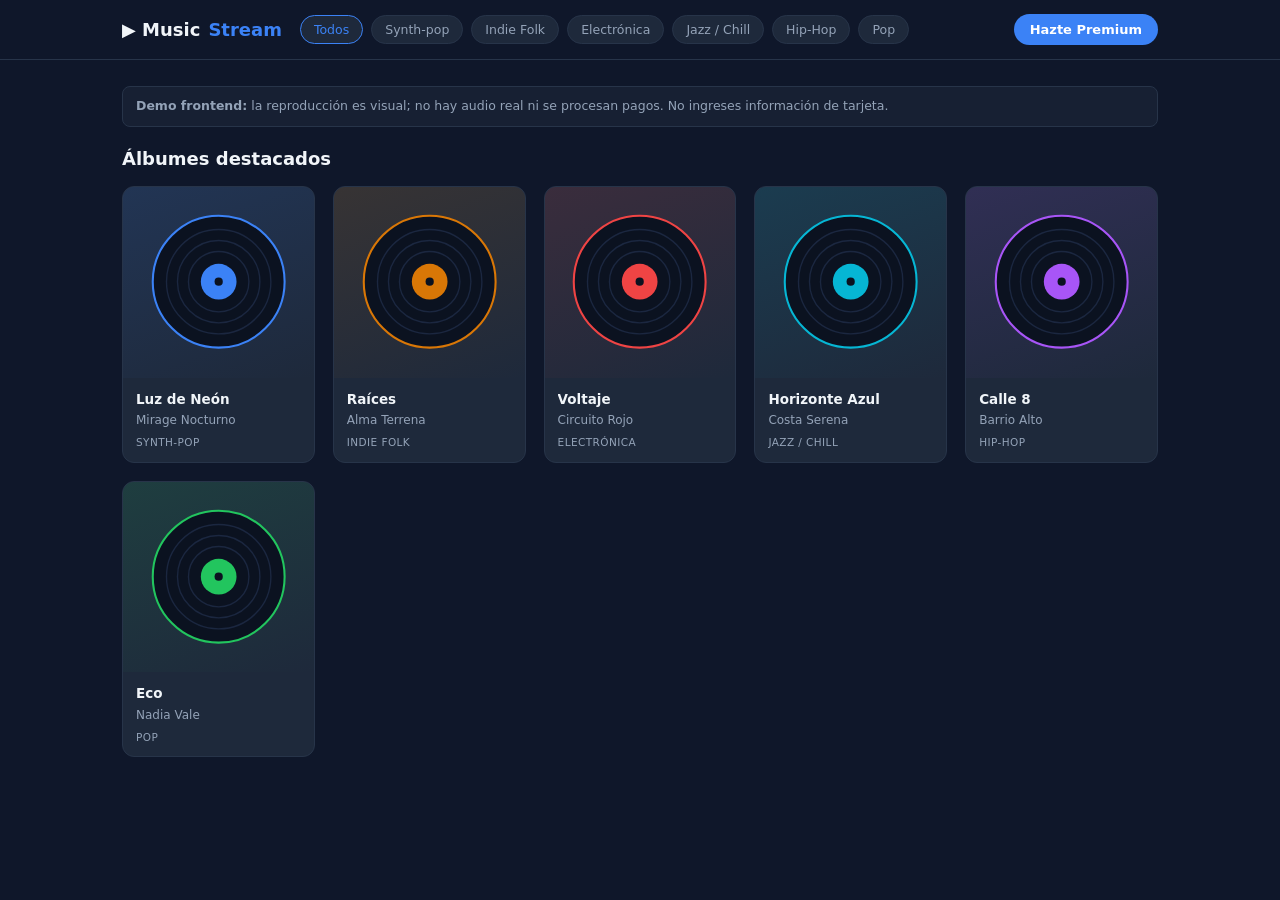
<file: assets/demos/musicstream-demo.html>
<!DOCTYPE html>
<html lang="es">
<head>
<meta charset="UTF-8">
<meta name="viewport" content="width=device-width, initial-scale=1, viewport-fit=cover">
<title>MusicStream — Demo</title>
<style>
:root{
  --color-bg:#0f172a;--color-surface:#1e293b;--color-surface-2:#172033;--color-accent:#3b82f6;
  --color-text:#f1f5f9;--color-muted:#94a3b8;--border:#273449;
  --radius-sm:8px;--radius-md:12px;--radius-lg:20px;
  padding-top:env(safe-area-inset-top,0px);padding-bottom:env(safe-area-inset-bottom,0px);
}
*{box-sizing:border-box;margin:0;padding:0}
body{font-family:system-ui,"Segoe UI",sans-serif;background:var(--color-bg);color:var(--color-text);line-height:1.5;padding-bottom:84px}
header{position:sticky;top:0;z-index:40;background:rgba(15,23,42,.96);border-bottom:1px solid var(--border);padding-top:env(safe-area-inset-top,0px)}
.header-inner{max-width:1080px;margin:0 auto;padding:14px 22px;display:flex;align-items:center;gap:18px;flex-wrap:wrap}
.brand{font-weight:700;font-size:18px;display:flex;align-items:center;gap:8px}
.brand b{color:var(--color-accent)}
.genres{display:flex;gap:8px;flex:1;flex-wrap:wrap}
.chip{padding:6px 13px;border-radius:999px;border:1px solid var(--border);color:var(--color-muted);font-size:12.5px;cursor:pointer;background:var(--color-surface)}
.chip.active{border-color:var(--color-accent);color:var(--color-accent)}
.btn-premium{background:var(--color-accent);color:#fff;border:none;padding:8px 16px;border-radius:999px;font-weight:600;font-size:13px;cursor:pointer}
.wrap{max-width:1080px;margin:0 auto;padding:26px 22px}
.demo-note{margin-bottom:18px;padding:10px 13px;border:1px solid var(--border);border-radius:var(--radius-sm);background:var(--color-surface-2);color:var(--color-muted);font-size:12.5px}
.section-title{font-size:18px;font-weight:700;margin-bottom:14px}
.grid{display:grid;grid-template-columns:repeat(auto-fill,minmax(160px,1fr));gap:18px}
.card{width:100%;text-align:left;color:inherit;font:inherit;background:var(--color-surface);border:1px solid var(--border);border-radius:var(--radius-md);overflow:hidden;cursor:pointer;transition:transform .15s}
.card:hover{transform:translateY(-3px)}
.vinyl{aspect-ratio:1/1;display:flex;align-items:center;justify-content:center;position:relative}
.vinyl svg{width:72%;height:72%}
.card-body{padding:11px 13px}
.card-title{font-size:13.5px;font-weight:600;white-space:nowrap;overflow:hidden;text-overflow:ellipsis}
.card-artist{font-size:12px;color:var(--color-muted);margin-top:2px}
.card-genre{font-size:10.5px;color:var(--color-muted);text-transform:uppercase;letter-spacing:.04em;margin-top:6px}
button{cursor:pointer;font-family:inherit}
.overlay{position:fixed;inset:0;background:rgba(0,0,0,.65);display:none;align-items:center;justify-content:center;z-index:100;padding:18px}
.overlay.open{display:flex}
.modal{background:var(--color-surface);border:1px solid var(--border);border-radius:var(--radius-lg);width:100%;max-width:640px;max-height:88vh;overflow-y:auto;padding:24px}
.modal-close{float:right;background:transparent;border:1px solid var(--border);color:var(--color-muted);padding:6px 10px;border-radius:8px;font-size:13px}
.album-hero{display:flex;gap:18px;align-items:center;margin-top:8px;margin-bottom:20px}
.album-hero .vinyl{width:120px;height:120px;flex-shrink:0;border-radius:var(--radius-md)}
.album-hero h2{font-size:21px;margin-bottom:4px}
.album-hero .meta{color:var(--color-muted);font-size:13px}
.track{display:flex;align-items:center;gap:12px;padding:10px 12px;border-radius:8px}
.track:hover{background:var(--color-surface-2)}
.track-num{color:var(--color-muted);font-size:12px;width:18px}
.track-play{width:30px;height:30px;border-radius:50%;background:var(--color-accent);border:none;color:#fff;font-size:12px;flex-shrink:0}
.track-name{flex:1;font-size:13.5px}
.track-dur{color:var(--color-muted);font-size:12px}
/* player */
.player-bar{position:fixed;left:0;right:0;bottom:0;background:var(--color-surface);border-top:1px solid var(--border);padding:10px 18px calc(10px + env(safe-area-inset-bottom,0px));display:none;align-items:center;gap:16px;z-index:60}
.player-bar.open{display:flex}
.player-bar .vinyl{width:44px;height:44px;flex-shrink:0;border-radius:8px;animation:spin 6s linear infinite}
.player-bar.paused .vinyl{animation-play-state:paused}
@keyframes spin{to{transform:rotate(360deg)}}
.player-info{min-width:130px}
.player-info .t{font-size:13px;font-weight:600}
.player-info .a{font-size:11.5px;color:var(--color-muted)}
.player-controls{display:flex;align-items:center;gap:10px}
.player-controls button{background:transparent;border:none;color:var(--color-text);font-size:17px}
.play-toggle{width:34px;height:34px;border-radius:50%;background:var(--color-accent);color:#fff !important;display:flex;align-items:center;justify-content:center}
.progress-wrap{flex:1;display:flex;align-items:center;gap:8px;min-width:120px}
.progress{flex:1;height:4px;background:var(--border);border-radius:2px;overflow:hidden}
.progress-fill{height:100%;background:var(--color-accent);width:30%}
.time{font-size:10.5px;color:var(--color-muted);min-width:30px}
.preview-note{font-size:10px;color:var(--color-muted)}
/* checkout */
.plans{display:grid;grid-template-columns:1fr 1fr;gap:12px;margin:16px 0}
.plan{width:100%;border:1px solid var(--border);border-radius:var(--radius-md);padding:16px;cursor:pointer;text-align:left;background:transparent;color:var(--color-text);font:inherit}
.plan.selected{border-color:var(--color-accent);background:var(--color-surface-2)}
.plan .price{font-size:20px;font-weight:700;color:var(--color-accent);margin:4px 0}
.plan .price span{font-size:12px;color:var(--color-muted);font-weight:400}
.field{margin-bottom:12px}
.field label{display:block;font-size:12.5px;color:var(--color-muted);margin-bottom:5px}
.field input{width:100%;background:var(--color-surface-2);border:1px solid var(--border);color:var(--color-text);padding:9px 11px;border-radius:8px;font-size:13.5px}
.row2{display:grid;grid-template-columns:1fr 1fr;gap:10px}
.btn-pay{width:100%;background:var(--color-accent);color:#fff;border:none;padding:12px;border-radius:999px;font-weight:600;font-size:14px;margin-top:6px}
.success-box{text-align:center;padding:20px 0}
.success-icon{font-size:40px;margin-bottom:10px}
@media(max-width:560px){.album-hero{flex-direction:column;align-items:flex-start}.plans{grid-template-columns:1fr}}
</style>
</head>
<body>
<header>
  <div class="header-inner">
    <div class="brand">▶ Music<b>Stream</b></div>
    <div class="genres" id="genres" aria-label="Filtrar por género"></div>
    <button class="btn-premium" onclick="openCheckout()">Hazte Premium</button>
  </div>
</header>

<main class="wrap">
  <p class="demo-note"><strong>Demo frontend:</strong> la reproducción es visual; no hay audio real ni se procesan pagos. No ingreses información de tarjeta.</p>
  <h2 class="section-title">Álbumes destacados</h2>
  <div class="grid" id="grid"></div>
</main>

<div class="overlay" id="albumOverlay">
  <div class="modal" role="dialog" aria-modal="true" aria-labelledby="albumTitle">
    <button class="modal-close" onclick="closeOverlay('albumOverlay')">Cerrar ✕</button>
    <div id="albumBody"></div>
  </div>
</div>

<div class="overlay" id="checkoutOverlay">
  <div class="modal" role="dialog" aria-modal="true" aria-labelledby="checkoutTitle" style="max-width:460px">
    <button class="modal-close" onclick="closeOverlay('checkoutOverlay')">Cerrar ✕</button>
    <div id="checkoutBody"></div>
  </div>
</div>

<div class="player-bar" id="playerBar">
  <div class="vinyl" id="playerVinyl"></div>
  <div class="player-info"><div class="t" id="playerTrack">—</div><div class="a" id="playerArtist">—</div><div class="preview-note">Vista previa visual · sin audio</div></div>
  <div class="progress-wrap"><span class="time" id="playerTime">0:00</span><div class="progress" role="progressbar" aria-label="Progreso simulado" aria-valuemin="0" aria-valuemax="100" aria-valuenow="0"><div class="progress-fill" id="progressFill" style="width:0%"></div></div><span class="time" id="playerDur">0:00</span></div>
  <div class="player-controls">
    <button class="play-toggle" id="playToggle" type="button" aria-label="Pausar vista previa simulada" aria-pressed="true" onclick="togglePlay()">❚❚</button>
  </div>
</div>

<script>
function vinylColor(hex){
  return `<svg viewBox="0 0 100 100"><circle cx="50" cy="50" r="48" fill="#0b1220" stroke="${hex}" stroke-width="1.5"/><circle cx="50" cy="50" r="38" fill="none" stroke="#1b2740" stroke-width="1"/><circle cx="50" cy="50" r="30" fill="none" stroke="#1b2740" stroke-width="1"/><circle cx="50" cy="50" r="22" fill="none" stroke="#1b2740" stroke-width="1"/><circle cx="50" cy="50" r="13" fill="${hex}"/><circle cx="50" cy="50" r="3" fill="#0b1220"/></svg>`
}
const albums=[
 {t:"Luz de Neón",a:"Mirage Nocturno",g:"Synth-pop",c:"#3b82f6",tracks:[["Avenida 8",186],["Reflejos",204],["Noche Eléctrica",175],["Distancia Corta",221],["Luz de Neón",198]]},
 {t:"Raíces",a:"Alma Terrena",g:"Indie Folk",c:"#d97706",tracks:[["Camino de Tierra",233],["Vieja Guitarra",190],["Raíces",260],["Lluvia de Marzo",205]]},
 {t:"Voltaje",a:"Circuito Rojo",g:"Electrónica",c:"#ef4444",tracks:[["Encendido",168],["Pulso",192],["Voltaje",210],["Frecuencia",177],["Sobrecarga",201]]},
 {t:"Horizonte Azul",a:"Costa Serena",g:"Jazz / Chill",c:"#06b6d4",tracks:[["Marea Baja",240],["Horizonte Azul",255],["Café de Domingo",212],["Brisa",198]]},
 {t:"Calle 8",a:"Barrio Alto",g:"Hip-Hop",c:"#a855f7",tracks:[["Calle 8",182],["Subida",165],["Concreto",194],["Sin Freno",176],["Calle 8 (Outro)",120]]},
 {t:"Eco",a:"Nadia Vale",g:"Pop",c:"#22c55e",tracks:[["Eco",199],["Vuelve",211],["Papel y Tinta",187],["Mil Formas",220]]},
]
const genres=["Todos",...new Set(albums.map(a=>a.g))]
let activeGenre="Todos"
function fmt(s){return Math.floor(s/60)+":"+String(s%60).padStart(2,"0")}
function renderGenres(){
  document.getElementById("genres").innerHTML=genres.map(g=>`<button type="button" class="chip ${g===activeGenre?"active":""}" aria-pressed="${g===activeGenre}" data-g="${g}">${g}</button>`).join("")
  document.querySelectorAll(".chip").forEach(c=>c.onclick=()=>{activeGenre=c.dataset.g;renderGenres();renderGrid()})
}
function renderGrid(){
  const list=albums.filter(a=>activeGenre==="Todos"||a.g===activeGenre)
  document.getElementById("grid").innerHTML=list.map(a=>`
    <div class="card" role="button" tabindex="0" aria-haspopup="dialog" onclick="openAlbum('${a.t.replace(/'/g,"\\'")}')">
      <div class="vinyl" style="background:linear-gradient(160deg,${a.c}22,var(--color-surface))">${vinylColor(a.c)}</div>
      <div class="card-body">
        <div class="card-title">${a.t}</div>
        <div class="card-artist">${a.a}</div>
        <div class="card-genre">${a.g}</div>
      </div>
    </div>`).join("")
  document.querySelectorAll(".card").forEach(card=>card.addEventListener("keydown",event=>{
    if(event.key==="Enter"||event.key===" "){event.preventDefault();card.click()}
  }))
}
function openAlbum(title){
  const al=albums.find(x=>x.t===title)
  document.getElementById("albumBody").innerHTML=`
    <div class="album-hero">
      <div class="vinyl" style="background:linear-gradient(160deg,${al.c}22,var(--color-surface))">${vinylColor(al.c)}</div>
      <div><h2 id="albumTitle">${al.t}</h2><div class="meta">${al.a} · ${al.g} · ${al.tracks.length} canciones</div></div>
    </div>
    ${al.tracks.map((tr,i)=>`
      <div class="track">
        <span class="track-num">${i+1}</span>
        <button class="track-play" aria-label="Iniciar vista previa de ${tr[0]}" onclick="playTrack('${al.t.replace(/'/g,"\\'")}','${tr[0].replace(/'/g,"\\'")}','${al.a.replace(/'/g,"\\'")}','${al.c}',${tr[1]})">▶</button>
        <span class="track-name">${tr[0]}</span>
        <span class="track-dur">${fmt(tr[1])}</span>
      </div>`).join("")}
  `
  document.getElementById("albumOverlay").classList.add("open")
}
function closeOverlay(id){document.getElementById(id).classList.remove("open")}
let playing=false
let currentDuration=0
let currentElapsed=0
let playerTimer
function updatePlayerProgress(){
  const percentage=currentDuration?Math.round(currentElapsed/currentDuration*100):0
  document.getElementById("playerTime").textContent=fmt(currentElapsed)
  document.getElementById("progressFill").style.width=`${percentage}%`
  document.querySelector(".progress").setAttribute("aria-valuenow",percentage)
}
function playTrack(album,track,artist,color,dur){
  clearInterval(playerTimer)
  currentDuration=dur;currentElapsed=0
  document.getElementById("playerTrack").textContent=track
  document.getElementById("playerArtist").textContent=artist
  document.getElementById("playerDur").textContent=fmt(dur)
  document.getElementById("playerVinyl").innerHTML=vinylColor(color)
  document.getElementById("playerVinyl").style.background=`linear-gradient(160deg,${color}33,var(--color-surface))`
  document.getElementById("playerVinyl").style.borderRadius="50%"
  document.getElementById("playerBar").classList.add("open")
  document.getElementById("playerBar").classList.remove("paused")
  document.getElementById("playToggle").textContent="❚❚"
  document.getElementById("playToggle").setAttribute("aria-label","Pausar vista previa simulada")
  document.getElementById("playToggle").setAttribute("aria-pressed","true")
  playing=true
  updatePlayerProgress()
  playerTimer=setInterval(()=>{
    if(!playing)return
    currentElapsed=Math.min(currentElapsed+1,currentDuration)
    updatePlayerProgress()
    if(currentElapsed>=currentDuration){
      playing=false;document.getElementById("playerBar").classList.add("paused")
      document.getElementById("playToggle").textContent="▶"
      document.getElementById("playToggle").setAttribute("aria-label","Reanudar vista previa simulada")
      document.getElementById("playToggle").setAttribute("aria-pressed","false")
      clearInterval(playerTimer)
    }
  },1000)
}
function togglePlay(){
  playing=!playing
  document.getElementById("playerBar").classList.toggle("paused",!playing)
  document.getElementById("playToggle").textContent=playing?"❚❚":"▶"
  document.getElementById("playToggle").setAttribute("aria-label",playing?"Pausar vista previa simulada":"Reanudar vista previa simulada")
  document.getElementById("playToggle").setAttribute("aria-pressed",String(playing))
}
let selectedPlan="monthly"
function openCheckout(){
  document.getElementById("checkoutBody").innerHTML=`
    <h2 id="checkoutTitle" style="font-size:19px;margin-bottom:6px">Planes de muestra</h2>
    <p style="color:var(--color-muted);font-size:13px;margin-bottom:4px">Selecciona un plan para ver el estado de la interfaz. No se realizará ningún cobro.</p>
    <div class="plans">
      <button type="button" class="plan selected" id="planMonthly" aria-pressed="true" onclick="selectPlan('monthly')"><div>Mensual</div><div class="price">$9.900<span>/mes</span></div></button>
      <button type="button" class="plan" id="planAnnual" aria-pressed="false" onclick="selectPlan('annual')"><div>Anual</div><div class="price">$89.900<span>/año</span></div></button>
    </div>
    <button class="btn-pay" onclick="confirmPlan()">Probar selección</button>
  `
  document.getElementById("checkoutOverlay").classList.add("open")
}
function selectPlan(p){
  selectedPlan=p
  document.getElementById("planMonthly").classList.toggle("selected",p==="monthly")
  document.getElementById("planAnnual").classList.toggle("selected",p==="annual")
  document.getElementById("planMonthly").setAttribute("aria-pressed",String(p==="monthly"))
  document.getElementById("planAnnual").setAttribute("aria-pressed",String(p==="annual"))
}
function confirmPlan(){
  const planName=selectedPlan==="monthly"?"mensual":"anual"
  document.getElementById("checkoutBody").innerHTML=`
    <div class="success-box">
      <h2 id="checkoutTitle" style="margin-bottom:6px">Selección simulada</h2>
      <p style="color:var(--color-muted);font-size:13.5px">Plan ${planName}. No se ingresaron datos ni se procesó ningún pago.</p>
    </div>
  `
}
document.querySelectorAll(".overlay").forEach(overlay=>overlay.addEventListener("click",event=>{
  if(event.target===overlay)overlay.classList.remove("open")
}))
document.addEventListener("keydown",event=>{
  if(event.key==="Escape")document.querySelectorAll(".overlay.open").forEach(overlay=>overlay.classList.remove("open"))
})
renderGenres();renderGrid()
</script>
</body>
</html>
</file>
